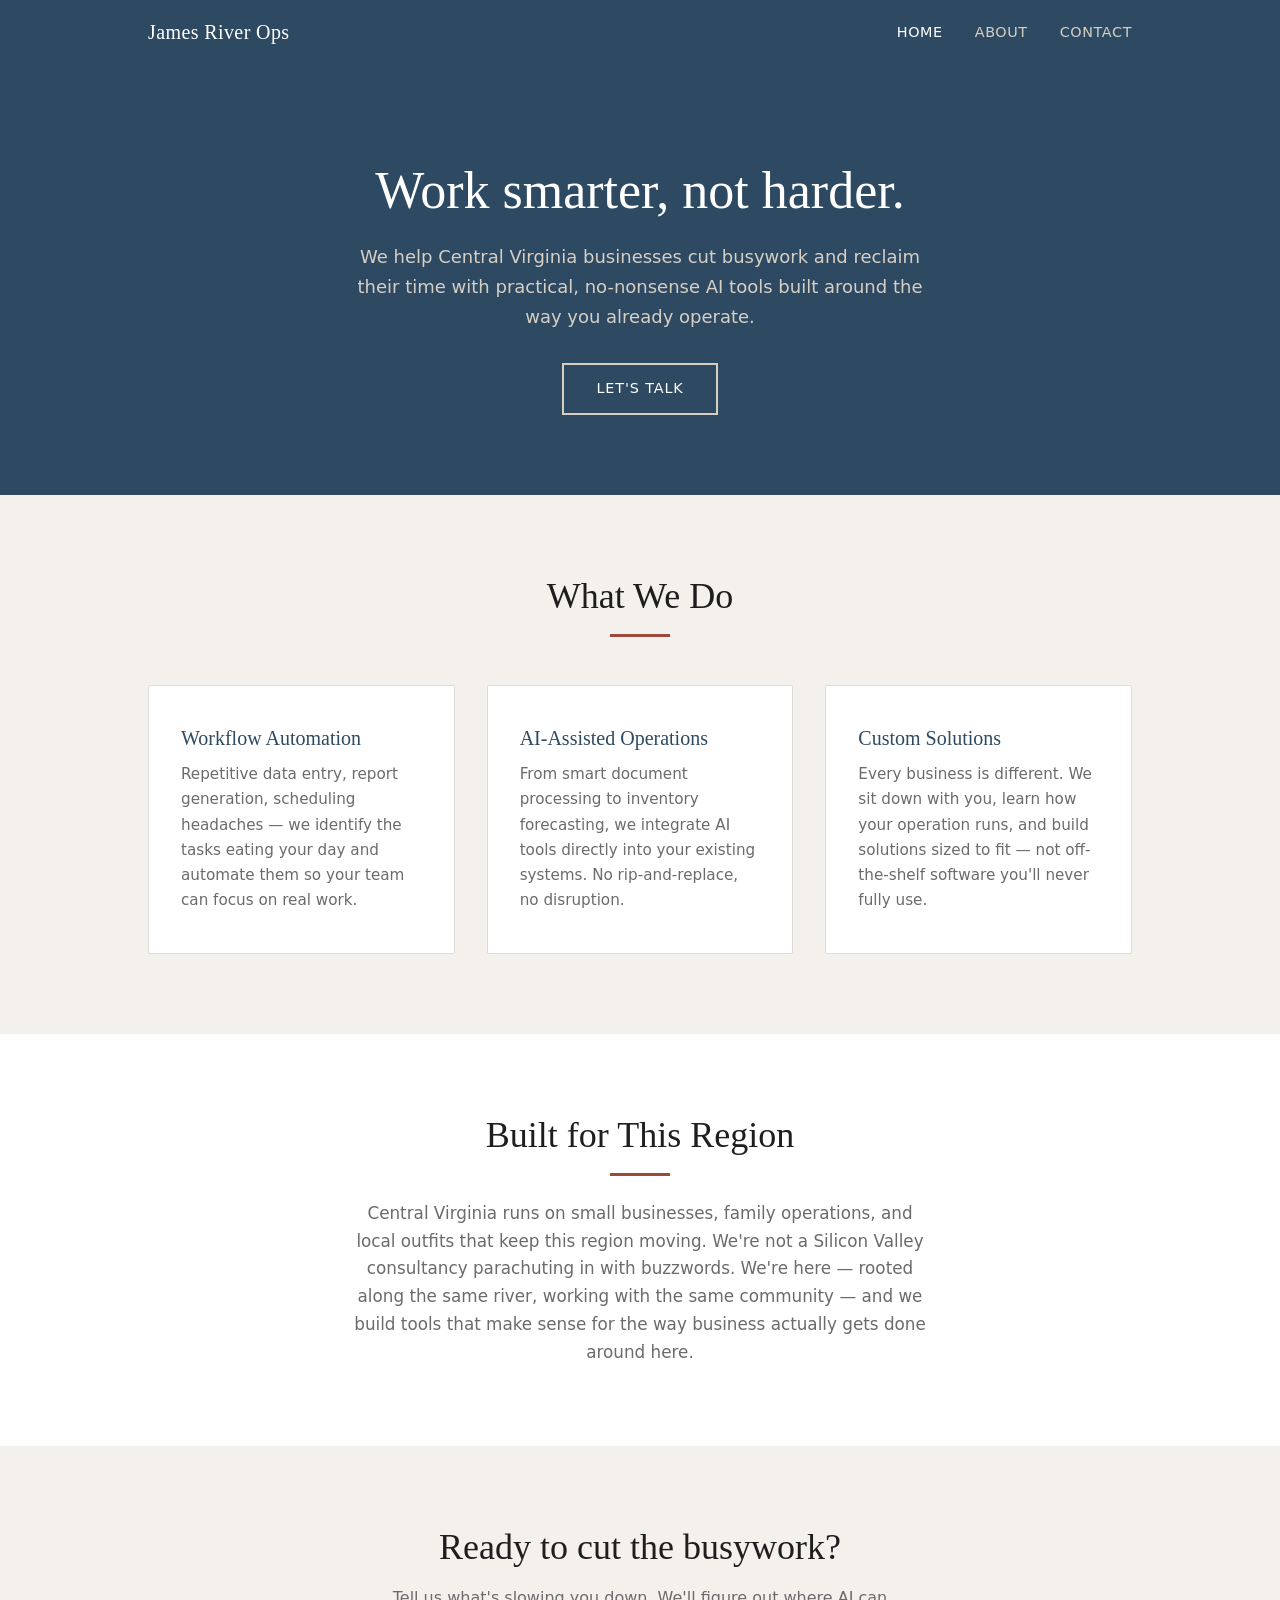
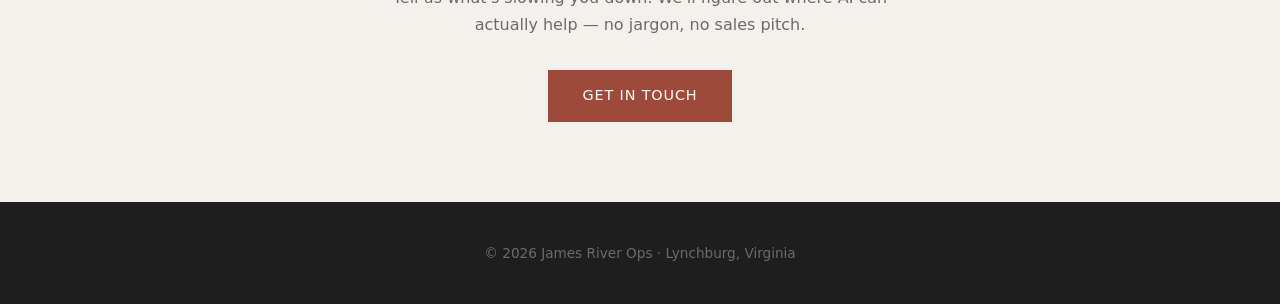
<file: index.html>
<!DOCTYPE html>
<html lang="en">
<head>
  <meta charset="utf-8">
  <meta name="viewport" content="width=device-width, initial-scale=1">
  <title>James River Ops — AI Solutions for Central Virginia</title>
  <meta name="description" content="James River Ops helps Central Virginia businesses cut workload and work smarter through practical AI integration.">
  <link rel="stylesheet" href="styles.css">
</head>
<body>

  <header>
    <nav class="nav wrap">
      <a href="index.html" class="nav__brand">James River Ops</a>
      <button class="nav__toggle" aria-label="Toggle navigation">&#9776;</button>
      <ul class="nav__links">
        <li><a href="index.html" aria-current="page">Home</a></li>
        <li><a href="about.html">About</a></li>
        <li><a href="contact.html">Contact</a></li>
      </ul>
    </nav>
  </header>

  <section class="hero">
    <div class="wrap">
      <h1>Work smarter, not harder.</h1>
      <p>We help Central Virginia businesses cut busywork and reclaim their time with practical, no-nonsense AI tools built around the way you already operate.</p>
      <a href="contact.html" class="btn">Let's Talk</a>
    </div>
  </section>

  <section class="section">
    <div class="wrap">
      <div class="text-center" style="text-align:center; margin-bottom: 3rem;">
        <h2>What We Do</h2>
        <div class="accent-bar" style="margin: 1rem auto 0;"></div>
      </div>
      <div class="cards">

        <div class="card">
          <h3>Workflow Automation</h3>
          <p>Repetitive data entry, report generation, scheduling headaches — we identify the tasks eating your day and automate them so your team can focus on real work.</p>
        </div>

        <div class="card">
          <h3>AI-Assisted Operations</h3>
          <p>From smart document processing to inventory forecasting, we integrate AI tools directly into your existing systems. No rip-and-replace, no disruption.</p>
        </div>

        <div class="card">
          <h3>Custom Solutions</h3>
          <p>Every business is different. We sit down with you, learn how your operation runs, and build solutions sized to fit — not off-the-shelf software you'll never fully use.</p>
        </div>

      </div>
    </div>
  </section>

  <section class="section section--alt">
    <div class="wrap" style="max-width: 680px; text-align: center;">
      <h2>Built for This Region</h2>
      <div class="accent-bar" style="margin: 1rem auto 1.5rem;"></div>
      <p style="color: var(--muted); font-size: 1.05rem;">Central Virginia runs on small businesses, family operations, and local outfits that keep this region moving. We're not a Silicon Valley consultancy parachuting in with buzzwords. We're here — rooted along the same river, working with the same community — and we build tools that make sense for the way business actually gets done around here.</p>
    </div>
  </section>

  <section class="section">
    <div class="wrap" style="text-align: center;">
      <h2>Ready to cut the busywork?</h2>
      <p style="color: var(--muted); margin: 1rem auto 2rem; max-width: 500px;">Tell us what's slowing you down. We'll figure out where AI can actually help — no jargon, no sales pitch.</p>
      <a href="contact.html" class="btn btn--solid">Get in Touch</a>
    </div>
  </section>

  <footer>
    <div class="wrap">
      <p>&copy; 2026 James River Ops &middot; Lynchburg, Virginia</p>
    </div>
  </footer>

  <script>
    document.querySelector('.nav__toggle').addEventListener('click', function () {
      document.querySelector('.nav__links').classList.toggle('open');
    });
  </script>

</body>
</html>
</file>
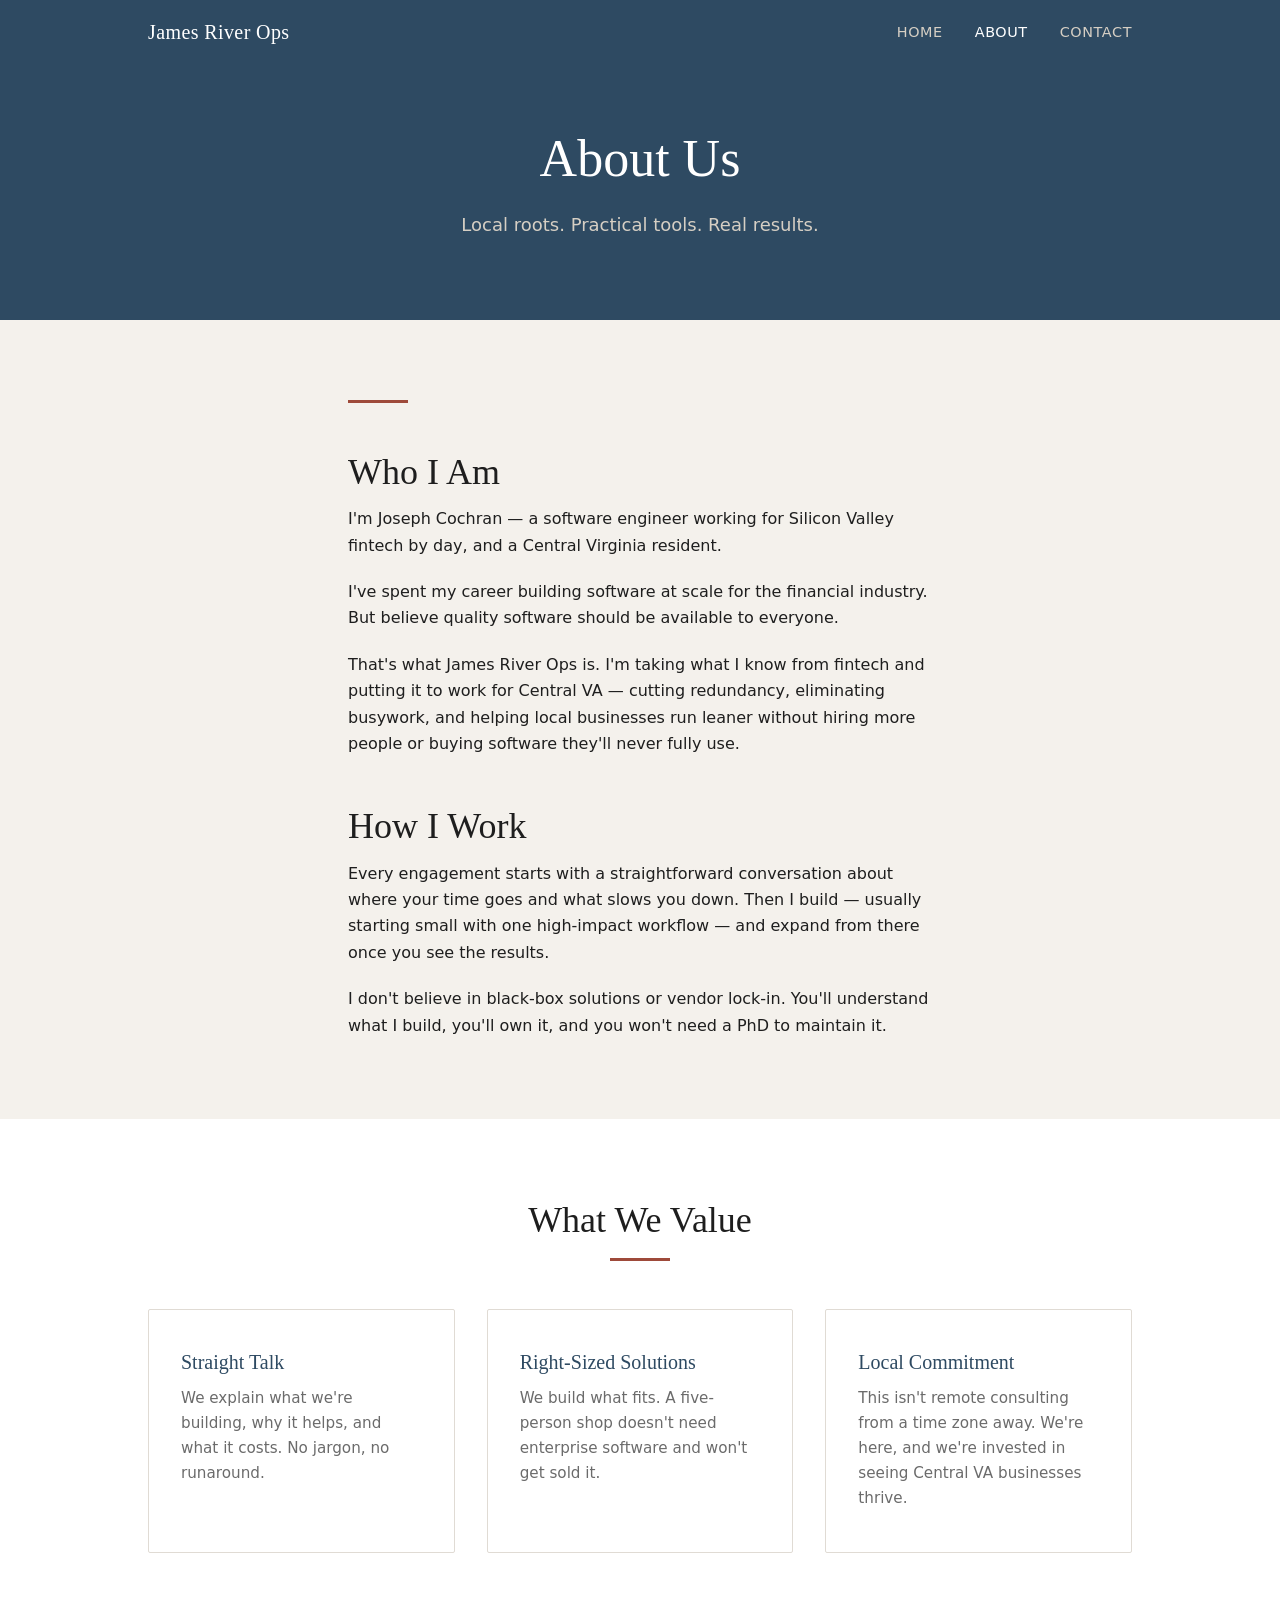
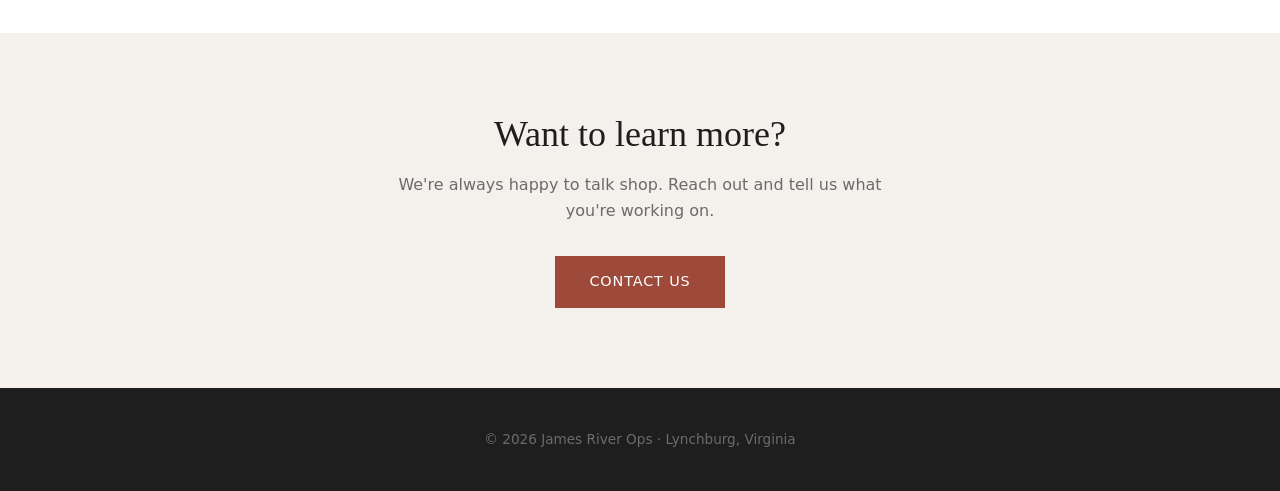
<file: about.html>
<!DOCTYPE html>
<html lang="en">
<head>
  <meta charset="utf-8">
  <meta name="viewport" content="width=device-width, initial-scale=1">
  <title>About — James River Ops</title>
  <meta name="description" content="Learn about James River Ops — a Central Virginia company bringing practical AI solutions to local businesses.">
  <link rel="stylesheet" href="styles.css">
</head>
<body>

  <header>
    <nav class="nav wrap">
      <a href="index.html" class="nav__brand">James River Ops</a>
      <button class="nav__toggle" aria-label="Toggle navigation">&#9776;</button>
      <ul class="nav__links">
        <li><a href="index.html">Home</a></li>
        <li><a href="about.html" aria-current="page">About</a></li>
        <li><a href="contact.html">Contact</a></li>
      </ul>
    </nav>
  </header>

  <section class="hero" style="padding: 4rem 0 3rem;">
    <div class="wrap">
      <h1>About Us</h1>
      <p>Local roots. Practical tools. Real results.</p>
    </div>
  </section>

  <section class="section">
    <div class="wrap prose">
      <div class="accent-bar"></div>
      <h2>Who I Am</h2>
      <p>I'm Joseph Cochran — a software engineer working for Silicon Valley fintech by day, and a Central Virginia resident.</p>
      <p>I've spent my career building software at scale for the financial industry. But believe quality software should be available to everyone.</p>
      <p>That's what James River Ops is. I'm taking what I know from fintech and putting it to work for Central VA — cutting redundancy, eliminating busywork, and helping local businesses run leaner without hiring more people or buying software they'll never fully use.</p>

      <h2>How I Work</h2>
      <p>Every engagement starts with a straightforward conversation about where your time goes and what slows you down. Then I build — usually starting small with one high-impact workflow — and expand from there once you see the results.</p>
      <p>I don't believe in black-box solutions or vendor lock-in. You'll understand what I build, you'll own it, and you won't need a PhD to maintain it.</p>
    </div>
  </section>

  <section class="section section--alt">
    <div class="wrap">
      <div class="text-center" style="text-align: center; margin-bottom: 3rem;">
        <h2>What We Value</h2>
        <div class="accent-bar" style="margin: 1rem auto 0;"></div>
      </div>
      <div class="cards">
        <div class="card">
          <h3>Straight Talk</h3>
          <p>We explain what we're building, why it helps, and what it costs. No jargon, no runaround.</p>
        </div>
        <div class="card">
          <h3>Right-Sized Solutions</h3>
          <p>We build what fits. A five-person shop doesn't need enterprise software and won't get sold it.</p>
        </div>
        <div class="card">
          <h3>Local Commitment</h3>
          <p>This isn't remote consulting from a time zone away. We're here, and we're invested in seeing Central VA businesses thrive.</p>
        </div>
      </div>
    </div>
  </section>

  <section class="section">
    <div class="wrap" style="text-align: center;">
      <h2>Want to learn more?</h2>
      <p style="color: var(--muted); margin: 1rem auto 2rem; max-width: 500px;">We're always happy to talk shop. Reach out and tell us what you're working on.</p>
      <a href="contact.html" class="btn btn--solid">Contact Us</a>
    </div>
  </section>

  <footer>
    <div class="wrap">
      <p>&copy; 2026 James River Ops &middot; Lynchburg, Virginia</p>
    </div>
  </footer>

  <script>
    document.querySelector('.nav__toggle').addEventListener('click', function () {
      document.querySelector('.nav__links').classList.toggle('open');
    });
  </script>

</body>
</html>
</file>
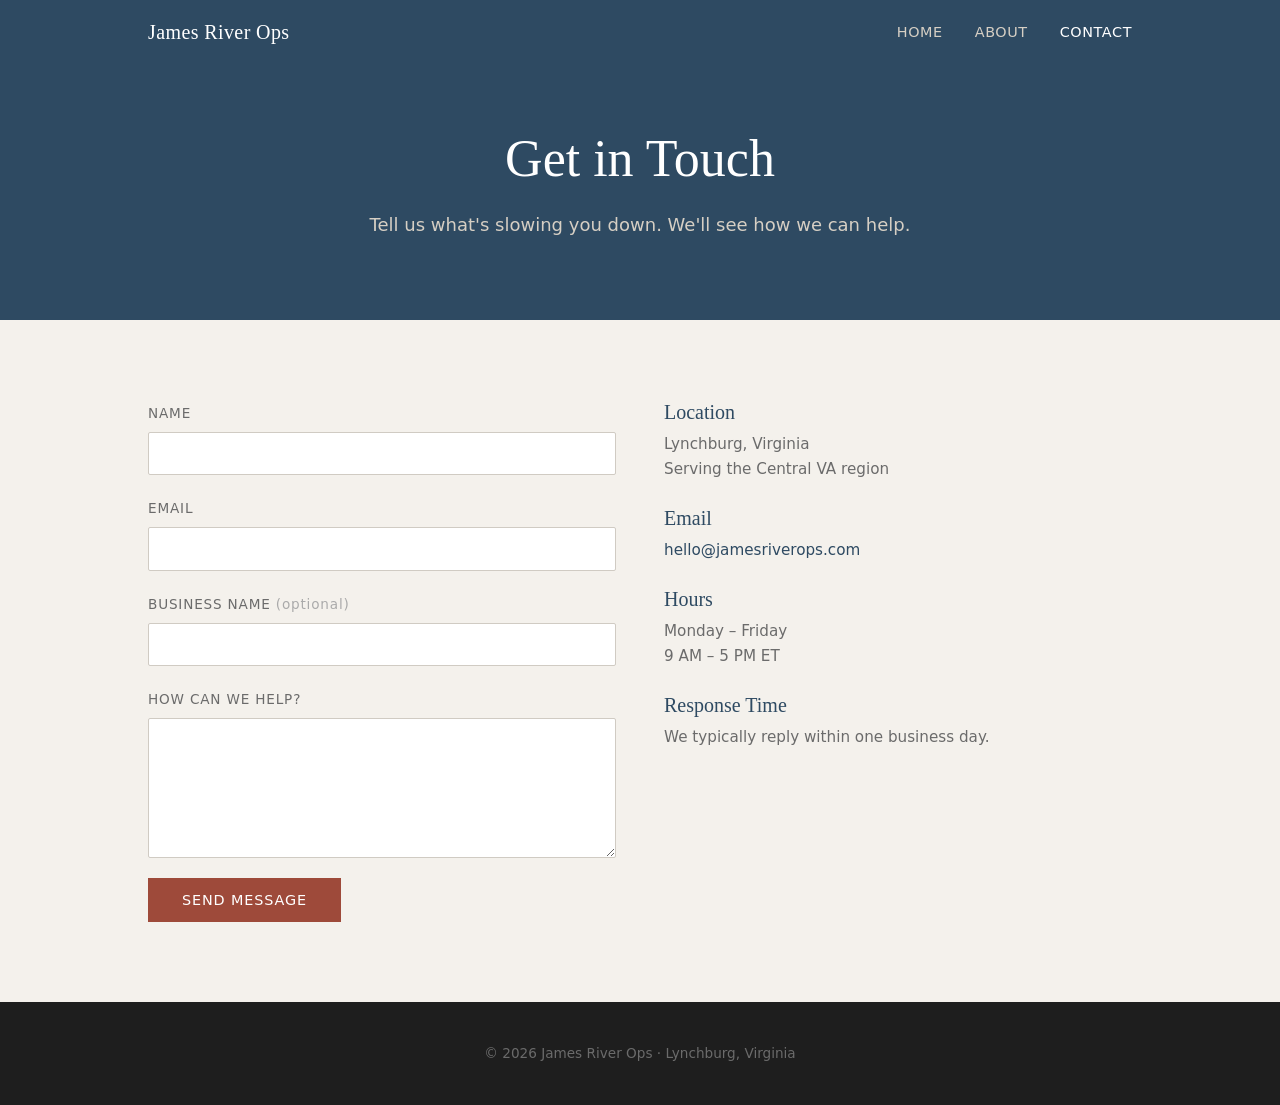
<file: contact.html>
<!DOCTYPE html>
<html lang="en">
<head>
  <meta charset="utf-8">
  <meta name="viewport" content="width=device-width, initial-scale=1">
  <title>Contact — James River Ops</title>
  <meta name="description" content="Get in touch with James River Ops. We help Central Virginia businesses save time with practical AI solutions.">
  <link rel="stylesheet" href="styles.css">
</head>
<body>

  <header>
    <nav class="nav wrap">
      <a href="index.html" class="nav__brand">James River Ops</a>
      <button class="nav__toggle" aria-label="Toggle navigation">&#9776;</button>
      <ul class="nav__links">
        <li><a href="index.html">Home</a></li>
        <li><a href="about.html">About</a></li>
        <li><a href="contact.html" aria-current="page">Contact</a></li>
      </ul>
    </nav>
  </header>

  <section class="hero" style="padding: 4rem 0 3rem;">
    <div class="wrap">
      <h1>Get in Touch</h1>
      <p>Tell us what's slowing you down. We'll see how we can help.</p>
    </div>
  </section>

  <section class="section">
    <div class="wrap">
      <div class="contact-grid">

        <form class="form" action="https://formspree.io/f/YOUR_FORM_ID" method="POST">
          <div>
            <label for="name">Name</label>
            <input type="text" id="name" name="name" required>
          </div>
          <div>
            <label for="email">Email</label>
            <input type="email" id="email" name="email" required>
          </div>
          <div>
            <label for="business">Business Name <span style="text-transform:none; color:#aaa;">(optional)</span></label>
            <input type="text" id="business" name="business">
          </div>
          <div>
            <label for="message">How can we help?</label>
            <textarea id="message" name="message" required></textarea>
          </div>
          <button type="submit" class="btn btn--solid">Send Message</button>
        </form>

        <div class="contact-info">
          <h3>Location</h3>
          <p>Lynchburg, Virginia<br>Serving the Central VA region</p>

          <h3>Email</h3>
          <p><a href="mailto:hello@jamesriverops.com">hello@jamesriverops.com</a></p>

          <h3>Hours</h3>
          <p>Monday – Friday<br>9 AM – 5 PM ET</p>

          <h3>Response Time</h3>
          <p>We typically reply within one business day.</p>
        </div>

      </div>
    </div>
  </section>

  <footer>
    <div class="wrap">
      <p>&copy; 2026 James River Ops &middot; Lynchburg, Virginia</p>
    </div>
  </footer>

  <script>
    document.querySelector('.nav__toggle').addEventListener('click', function () {
      document.querySelector('.nav__links').classList.toggle('open');
    });
  </script>

</body>
</html>
</file>
<file: styles.css>
/* ===== James River Ops — Central VA palette ===== */
/* Colors drawn from the James River corridor:
   slate water, Blue Ridge dusk, river-stone grays,
   and the warm brick of downtown Lynchburg. */

:root {
  --river:      #2e4a62;   /* deep James River blue  */
  --ridge:      #3b6e5e;   /* Blue Ridge green       */
  --brick:      #9e4a3a;   /* Lynchburg brick red    */
  --stone:      #d6cfc4;   /* river-stone warm gray  */
  --fog:        #f4f1ec;   /* morning fog off-white  */
  --ink:        #1e1e1e;   /* body text              */
  --muted:      #6b6b6b;   /* secondary text         */
  --white:      #ffffff;
  --font-body:  'Inter', 'Segoe UI', system-ui, sans-serif;
  --font-head:  'Georgia', 'Times New Roman', serif;
  --max-w:      1080px;
  --gutter:     clamp(1rem, 4vw, 3rem);
}

/* ===== Reset & base ===== */
*, *::before, *::after { box-sizing: border-box; margin: 0; padding: 0; }

html { scroll-behavior: smooth; }

body {
  font-family: var(--font-body);
  color: var(--ink);
  background: var(--fog);
  line-height: 1.65;
  -webkit-font-smoothing: antialiased;
}

img { max-width: 100%; display: block; }
a   { color: var(--river); text-decoration: none; }
a:hover { text-decoration: underline; }

/* ===== Typography ===== */
h1, h2, h3 { font-family: var(--font-head); font-weight: 400; line-height: 1.2; }
h1 { font-size: clamp(2rem, 5vw, 3.25rem); }
h2 { font-size: clamp(1.5rem, 3.5vw, 2.25rem); }
h3 { font-size: 1.25rem; }

/* ===== Layout helpers ===== */
.wrap {
  max-width: var(--max-w);
  margin: 0 auto;
  padding: 0 var(--gutter);
}

.section {
  padding: 5rem 0;
}

.section--alt {
  background: var(--white);
}

/* ===== Header / Nav ===== */
header {
  position: sticky;
  top: 0;
  z-index: 100;
  background: var(--river);
  color: var(--white);
}

.nav {
  display: flex;
  align-items: center;
  justify-content: space-between;
  height: 4rem;
}

.nav__brand {
  font-family: var(--font-head);
  font-size: 1.25rem;
  color: var(--white);
  letter-spacing: .02em;
}
.nav__brand:hover { text-decoration: none; }

.nav__links {
  display: flex;
  gap: 2rem;
  list-style: none;
}

.nav__links a {
  color: var(--stone);
  font-size: .9rem;
  letter-spacing: .04em;
  text-transform: uppercase;
  transition: color .2s;
}

.nav__links a:hover,
.nav__links a[aria-current="page"] {
  color: var(--white);
  text-decoration: none;
}

/* Mobile nav toggle */
.nav__toggle {
  display: none;
  background: none;
  border: none;
  color: var(--white);
  font-size: 1.5rem;
  cursor: pointer;
}

/* ===== Hero ===== */
.hero {
  background: var(--river);
  color: var(--white);
  padding: 6rem 0 5rem;
  text-align: center;
}

.hero h1 {
  margin-bottom: 1.25rem;
}

.hero p {
  max-width: 600px;
  margin: 0 auto 2rem;
  color: var(--stone);
  font-size: 1.125rem;
}

.btn {
  display: inline-block;
  padding: .75rem 2rem;
  border: 2px solid var(--stone);
  color: var(--white);
  font-size: .9rem;
  letter-spacing: .06em;
  text-transform: uppercase;
  transition: background .2s, color .2s;
}

.btn:hover {
  background: var(--stone);
  color: var(--river);
  text-decoration: none;
}

.btn--solid {
  background: var(--brick);
  border-color: var(--brick);
}

.btn--solid:hover {
  background: #b55746;
  border-color: #b5574a;
  color: var(--white);
}

/* ===== Cards (services / values) ===== */
.cards {
  display: grid;
  grid-template-columns: repeat(auto-fit, minmax(280px, 1fr));
  gap: 2rem;
}

.card {
  background: var(--white);
  border: 1px solid #e0dbd4;
  padding: 2.5rem 2rem;
  border-radius: 2px;
}

.card h3 {
  margin-bottom: .75rem;
  color: var(--river);
}

.card p {
  color: var(--muted);
  font-size: .95rem;
}

/* ===== Divider accent ===== */
.accent-bar {
  width: 60px;
  height: 3px;
  background: var(--brick);
  margin-bottom: 1.5rem;
}

.text-center .accent-bar {
  margin-left: auto;
  margin-right: auto;
}

/* ===== About page — prose ===== */
.prose {
  max-width: 680px;
}

.prose p + p {
  margin-top: 1.25rem;
}

.prose h2 {
  margin-top: 3rem;
  margin-bottom: .75rem;
}

/* ===== Contact form ===== */
.contact-grid {
  display: grid;
  grid-template-columns: 1fr 1fr;
  gap: 3rem;
  align-items: start;
}

.form {
  display: flex;
  flex-direction: column;
  gap: 1.25rem;
}

.form label {
  font-size: .85rem;
  text-transform: uppercase;
  letter-spacing: .06em;
  color: var(--muted);
}

.form input,
.form textarea {
  margin-top: .35rem;
  display: block;
  width: 100%;
  padding: .7rem .85rem;
  border: 1px solid #d0cbc3;
  border-radius: 2px;
  background: var(--white);
  font-family: var(--font-body);
  font-size: 1rem;
  color: var(--ink);
  transition: border-color .2s;
}

.form input:focus,
.form textarea:focus {
  outline: none;
  border-color: var(--river);
}

.form textarea {
  resize: vertical;
  min-height: 140px;
}

.form button {
  align-self: flex-start;
  cursor: pointer;
  font-family: var(--font-body);
}

.contact-info h3 {
  color: var(--river);
  margin-bottom: .5rem;
}

.contact-info p {
  color: var(--muted);
  margin-bottom: 1.5rem;
  font-size: .95rem;
}

/* ===== Footer ===== */
footer {
  background: var(--ink);
  color: var(--muted);
  text-align: center;
  padding: 2.5rem 0;
  font-size: .85rem;
}

footer a {
  color: var(--stone);
}

/* ===== Responsive ===== */
@media (max-width: 768px) {
  .nav__links {
    display: none;
    flex-direction: column;
    position: absolute;
    top: 4rem;
    left: 0;
    right: 0;
    background: var(--river);
    padding: 1rem var(--gutter) 1.5rem;
    gap: 1rem;
  }
  .nav__links.open { display: flex; }
  .nav__toggle { display: block; }
  .contact-grid { grid-template-columns: 1fr; }
  .hero { padding: 4rem 0 3.5rem; }
}
</file>
